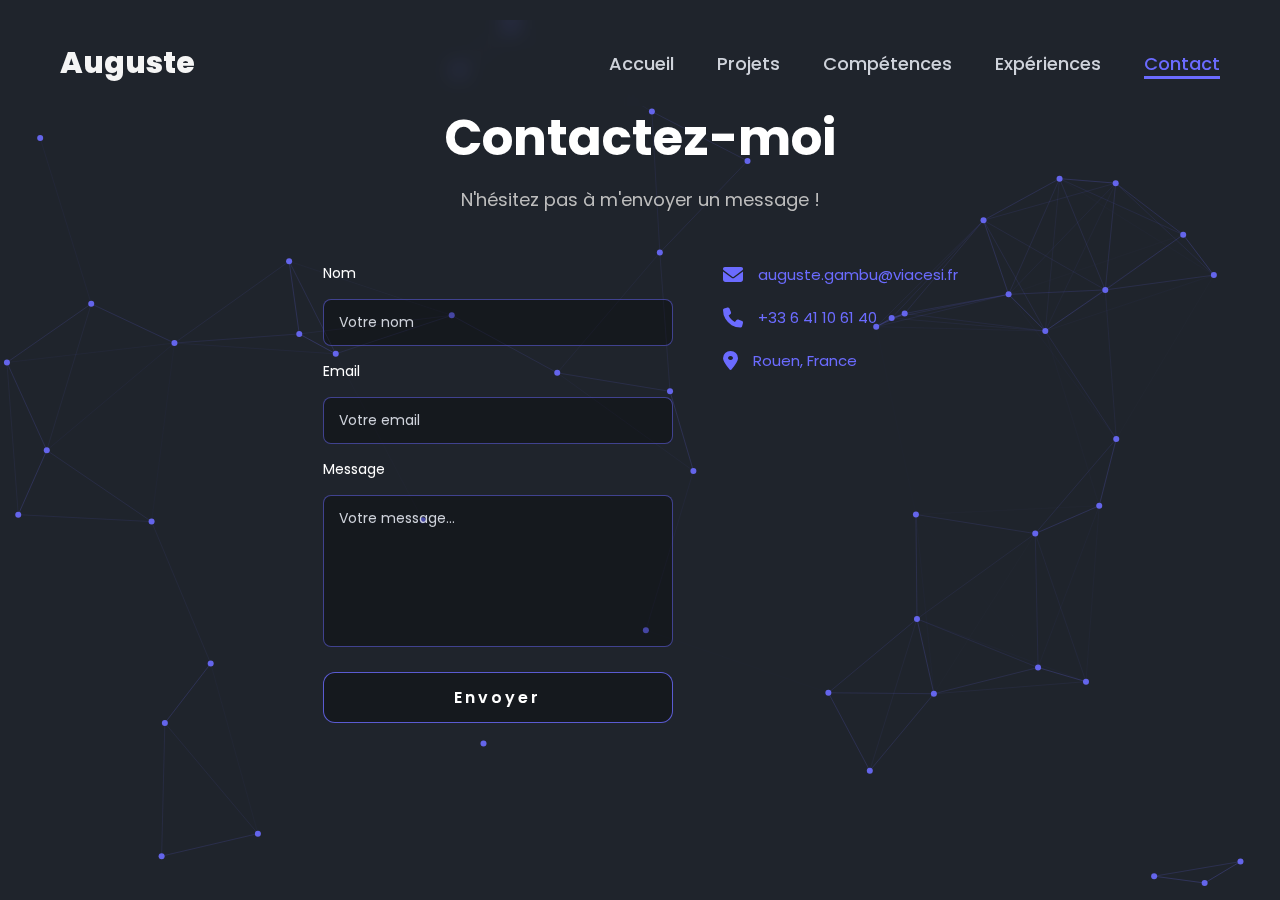
<file: pages/contact.html>
<!DOCTYPE html>
<html lang="fr">
	<head>
		<meta charset="UTF-8" />
		<meta name="viewport" content="width=device-width, initial-scale=1.0" />
		<title>Portfolio</title>
		<link rel="stylesheet" href="../style/style.css" />
		<link rel="preconnect" href="https://fonts.googleapis.com" />
		<link rel="preconnect" href="https://fonts.gstatic.com" crossorigin />
		<link
			rel="stylesheet"
			href="https://fonts.googleapis.com/css2?family=Poppins:wght@200;300;400;600;700&display=swap"
		/>
		<link
			rel="stylesheet"
			href="https://cdnjs.cloudflare.com/ajax/libs/font-awesome/6.4.0/css/all.min.css"
		/>
	</head>
	<body>
		<canvas id="network-bg"></canvas>

		<header>
			<a href="#" class="logo">Auguste</a>
			<nav>
				<a href="../index.html">Accueil</a>
				<a href="./projects.html">Projets</a>
				<a href="./skills.html">Compétences</a>
				<a href="./experience.html">Expériences</a>
				<a href="" class="active">Contact</a>
			</nav>
		</header>

		<section class="contact-section">
			<h1>Contactez-moi</h1>
			<p class="subtitle">N'hésitez pas à m'envoyer un message !</p>

			<div class="contact-container">
				<form class="contact-form" id="contactForm">
					<label for="name">Nom</label>
					<input
						type="text"
						id="name"
						name="name"
						placeholder="Votre nom"
						required
					/>

					<label for="email">Email</label>
					<input
						type="email"
						id="email"
						name="email"
						placeholder="Votre email"
						required
					/>

					<label for="message">Message</label>
					<textarea
						id="message"
						name="message"
						rows="6"
						placeholder="Votre message..."
						required
					></textarea>

					<button type="submit" class="btn">Envoyer</button>
				</form>

				<div class="contact-info">
					<div class="info-item">
						<i class="fas fa-envelope"></i>
						<span>auguste.gambu@viacesi.fr</span>
					</div>
					<div class="info-item">
						<i class="fas fa-phone"></i>
						<span>+33 6 41 10 61 40</span>
					</div>
					<div class="info-item">
						<i class="fas fa-map-marker-alt"></i>
						<span>Rouen, France</span>
					</div>
				</div>
			</div>
		</section>

		<script src="../javaScript/network.js"></script>
		<script src="../javaScript/contact.js"></script>
	</body>
</html>
</file>
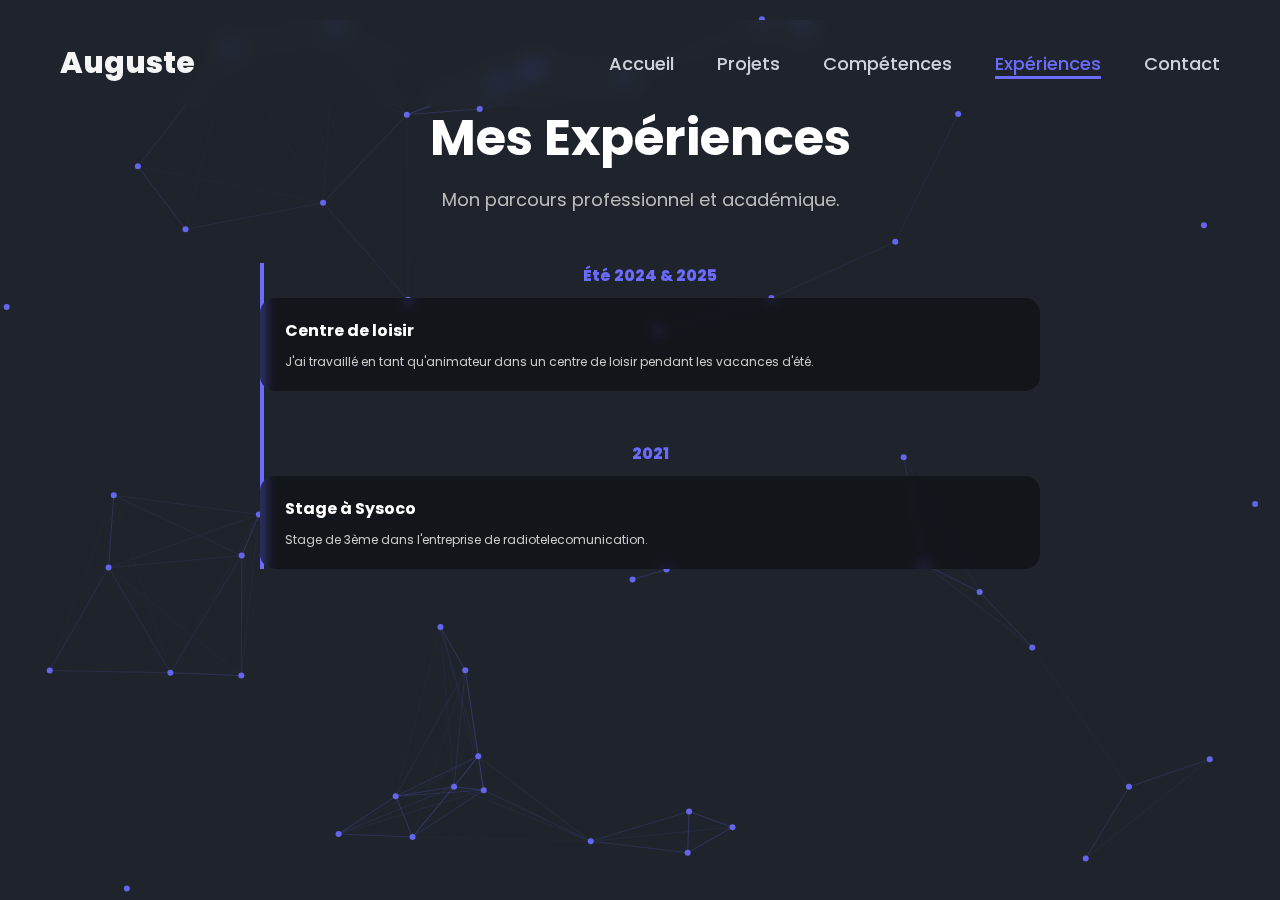
<file: pages/experience.html>
<!DOCTYPE html>
<html lang="fr">
	<head>
		<meta charset="UTF-8" />
		<meta name="viewport" content="width=device-width, initial-scale=1.0" />
		<title>Compétences - Portfolio</title>
		<link rel="stylesheet" href="../style/style.css" />
		<link rel="preconnect" href="https://fonts.googleapis.com" />
		<link rel="preconnect" href="https://fonts.gstatic.com" crossorigin />
		<link
			rel="stylesheet"
			href="https://fonts.googleapis.com/css2?family=Poppins:wght@200;300;400;600;700&display=swap"
		/>
	</head>
	<body>
		<canvas id="network-bg"></canvas>

		<header>
			<a href="#" class="logo">Auguste</a>
			<nav>
				<a href="../index.html">Accueil</a>
				<a href="./projects.html">Projets</a>
				<a href="./skills.html">Compétences</a>
				<a href="" class="active">Expériences</a>
				<a href="./contact.html">Contact</a>
			</nav>
		</header>

		<section class="experience-section">
			<h1>Mes Expériences</h1>
			<p class="subtitle">Mon parcours professionnel et académique.</p>

			<div class="timeline" id="timeline">
				<!-- Les événements GitHub / manuels seront injectés ici -->
				<div class="timeline-event">
					<div class="event-date">Été 2024 & 2025</div>
					<div class="event-content">
						<h2>Centre de loisir</h2>
						<p>
							J'ai travaillé en tant qu'animateur dans un centre
							de loisir pendant les vacances d'été.
						</p>
					</div>
				</div>

				<div class="timeline-event">
					<div class="event-date">2021</div>
					<div class="event-content">
						<h2>Stage à Sysoco</h2>
						<p>
							Stage de 3ème dans l'entreprise de
							radiotelecomunication.
						</p>
					</div>
				</div>
			</div>
		</section>

		<script src="../javaScript/network.js"></script>
		<script src="../javaScript/experience.js"></script>
	</body>
</html>
</file>
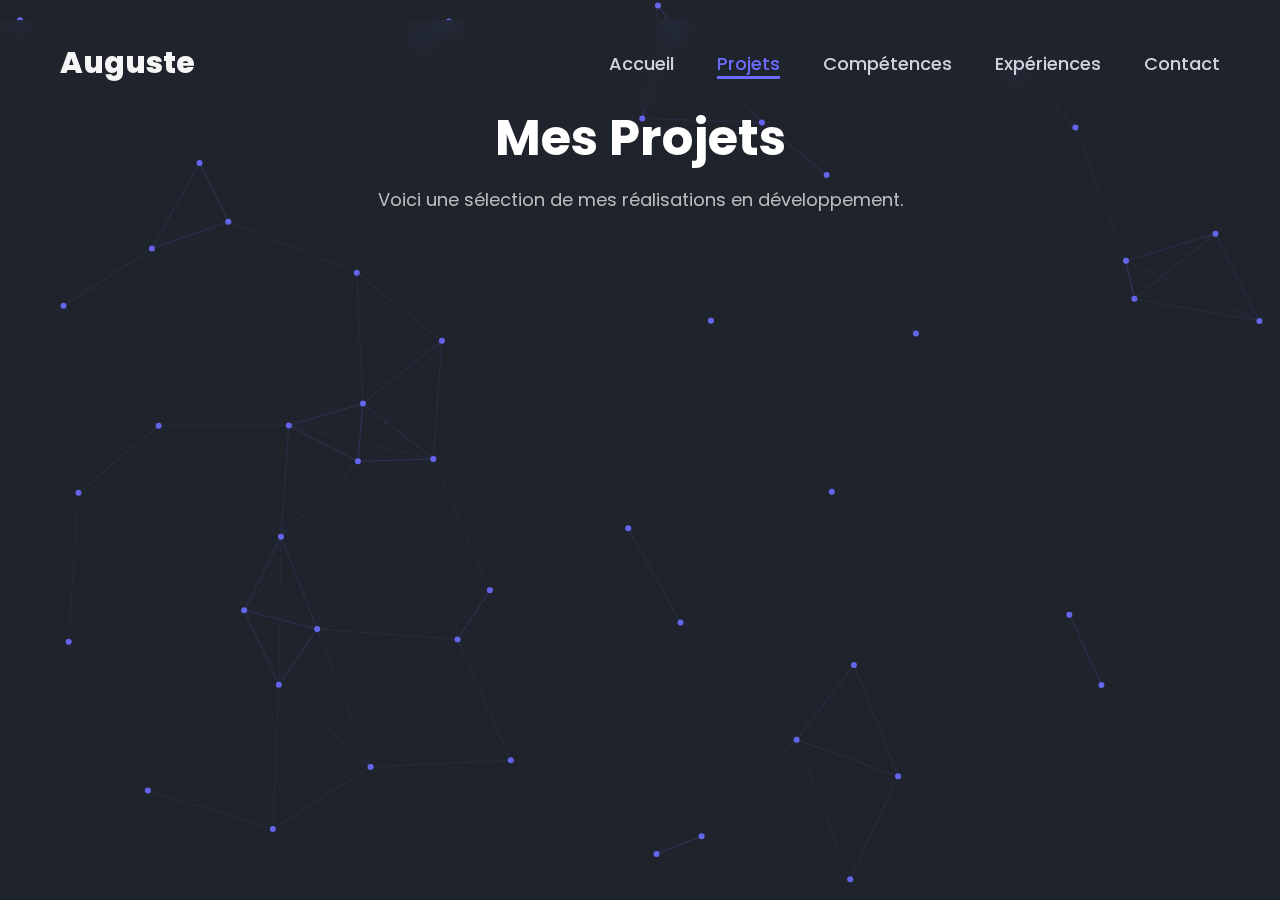
<file: pages/projects.html>
<!DOCTYPE html>
<html lang="fr">
	<head>
		<meta charset="UTF-8" />
		<meta name="viewport" content="width=device-width, initial-scale=1.0" />
		<title>Portfolio</title>
		<link rel="stylesheet" href="../style/style.css" />
		<link
			rel="stylesheet"
			href="https://cdnjs.cloudflare.com/ajax/libs/font-awesome/6.4.0/css/all.min.css"
		/>
		<link rel="preconnect" href="https://fonts.googleapis.com" />
		<link rel="preconnect" href="https://fonts.gstatic.com" crossorigin />
		<link
			rel="stylesheet"
			href="https://fonts.googleapis.com/css2?family=Poppins:wght@200;300;400;600;700&display=swap"
		/>
	</head>

	<body>
		<canvas id="network-bg"></canvas>

		<header>
			<a href="#" class="logo">Auguste</a>
			<nav>
				<a href="../index.html">Accueil</a>
				<a href="" class="active">Projets</a>
				<a href="./skills.html">Compétences</a>
				<a href="./experience.html">Expériences</a>
				<a href="./contact.html">Contact</a>
			</nav>
		</header>

		<section class="projects-section">
			<h1>Mes Projets</h1>
			<p class="subtitle">
				Voici une sélection de mes réalisations en développement.
			</p>

			<div class="projects-grid">
				<!--
				<div class="project-card">
					<h2>Projet IA – Reconnaissance d’Images</h2>
					<p>
						Un modèle CNN entraîné pour classifier différents objets
						avec TensorFlow.
					</p>
					<div class="tags">
						<span>Python</span>
						<span>TensorFlow</span>
						<span>Deep Learning</span>
					</div>
					<a class="btn" href="#" target="_blank">Voir plus</a>
				</div>
            --></div>
		</section>

		<script src="../javaScript/github-projects.js"></script>
		<script src="../javaScript/network.js"></script>
	</body>
</html>
</file>
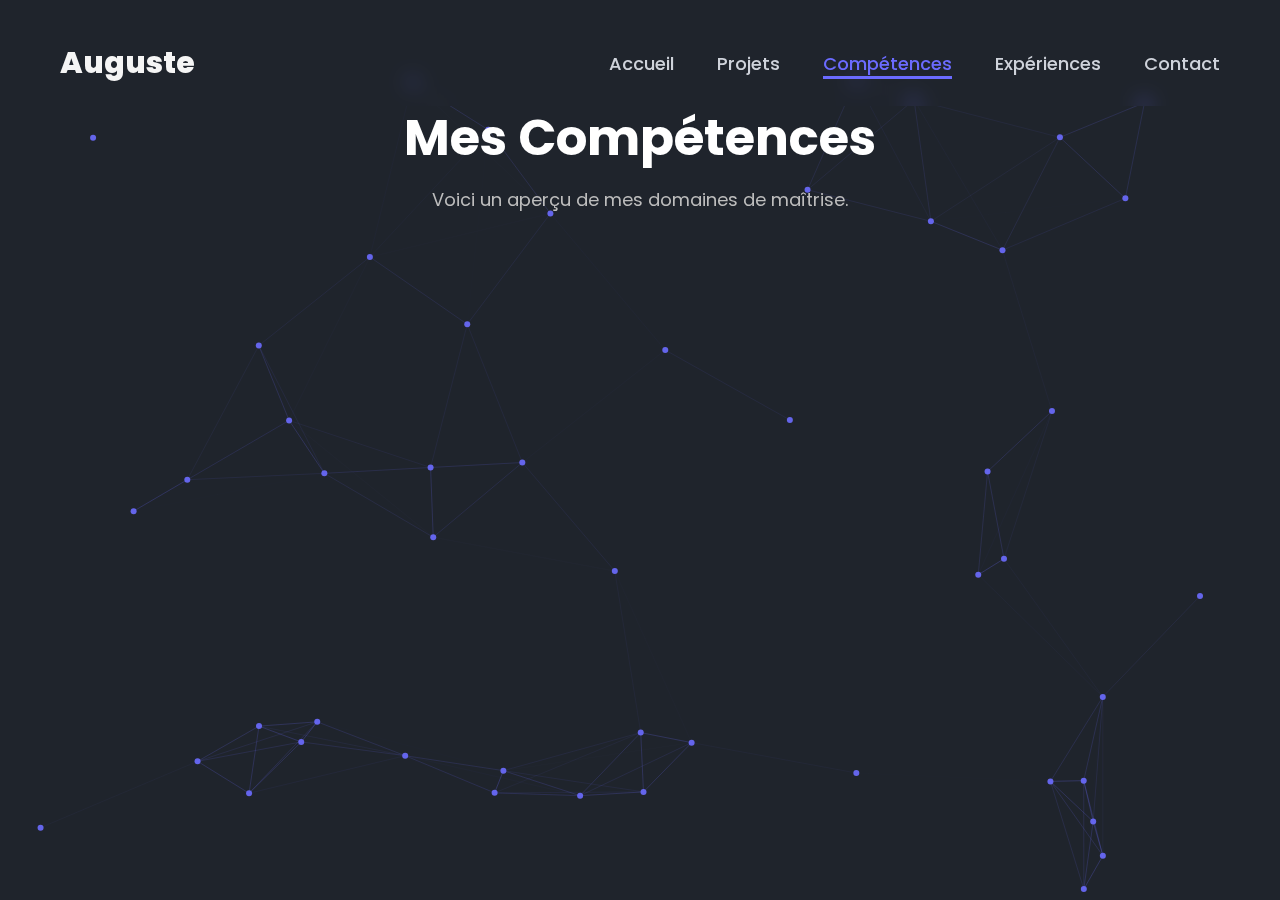
<file: pages/skills.html>
<!DOCTYPE html>
<html lang="fr">
	<head>
		<meta charset="UTF-8" />
		<meta name="viewport" content="width=device-width, initial-scale=1.0" />
		<title>Portfolio</title>
		<link rel="stylesheet" href="../style/style.css" />
		<link rel="preconnect" href="https://fonts.googleapis.com" />
		<link rel="preconnect" href="https://fonts.gstatic.com" crossorigin />
		<link
			rel="stylesheet"
			href="https://fonts.googleapis.com/css2?family=Poppins:wght@200;300;400;600;700&display=swap"
		/>
	</head>
	<body>
		<canvas id="network-bg"></canvas>

		<header>
			<a href="../index.html" class="logo">Auguste</a>
			<nav>
				<a href="../index.html">Accueil</a>
				<a href="./projects.html">Projets</a>
				<a href="" class="active">Compétences</a>
				<a href="./experience.html">Expériences</a>
				<a href="./contact.html">Contact</a>
			</nav>
		</header>

		<section class="skills-section">
			<h1>Mes Compétences</h1>
			<p class="subtitle">Voici un aperçu de mes domaines de maîtrise.</p>
		</section>

		<script src="../javaScript/network.js"></script>
		<script src="../javaScript/skills.js"></script>
	</body>
</html>
</file>
<file: style/style.css>
@import url("https://fonts.googleapis.com/css2?family=Poppins:wght@100;200;300;400;500;600&display=swap");

:root {
	--dark-blue: #2c3440;
	--darker: #1f242c;
	--white: #f5f5f5;
	--accent: #6b6bff;
	--text-light: #cfd3db;
}

* {
	margin: 0;
	padding: 0;
	box-sizing: border-box;
	text-decoration: none;
	border: none;
	outline: none;
	font-family: "Poppins", sans-serif;
}

html {
	font-size: 62.5%;
}

body {
	width: 100%;
	height: 100vh;
	overflow-x: hidden;
	background-color: transparent;
	color: var(--white);
}

header {
	margin-top: 20px;
	position: fixed;
	top: 0;
	left: 0;
	width: 100%;
	padding: 20px 60px;
	background-color: transparent;
	backdrop-filter: blur(10px);
	filter: drop-shadow(10px);
	display: flex;
	justify-content: space-between;
	align-items: center;
	z-index: 100;
}

.logo {
	font-size: 3rem;
	color: var(--white);
	font-weight: 800;
	cursor: pointer;
	transition: 0.5s ease;
}

.logo:hover {
	transform: scale(1.1);
}

nav a {
	font-size: 1.8rem;
	color: var(--text-light);
	margin-left: 4rem;
	font-weight: 500;
	transition: 0.3s ease;
	border-bottom: 3px solid transparent;
}

nav a:hover,
nav a.active {
	color: var(--accent);
	border-bottom: 3px solid var(--accent);
}

/* ===== MENU BURGER ===== */
.menu-btn {
	display: none; /* affiché seulement en mobile via media query */
	width: 36px;
	height: 28px;
	padding: 0;
	background: transparent;
	border: none;
	cursor: pointer;
	flex-direction: column;
	justify-content: space-between;
	z-index: 999; /* au-dessus du nav */
}

.menu-btn span {
	display: block;
	height: 4px;
	width: 100%;
	background: var(--accent);
	border-radius: 3px;
	transition: transform 0.28s ease, opacity 0.2s ease;
}

/* transformation en croix */
.menu-btn.active span:nth-child(1) {
	transform: translateY(12px) rotate(45deg);
}
.menu-btn.active span:nth-child(2) {
	opacity: 0;
}
.menu-btn.active span:nth-child(3) {
	transform: translateY(-12px) rotate(-45deg);
}

/* ===== NAV MOBILE ===== */
@media (max-width: 995px) {
	/* cacher le nav standard si tu as d'autres règles, on le remplace par nav mobile */
	nav {
		position: fixed;
		top: 0;
		right: -100%;
		width: 68%; /* ajustable (40%/60%/68%) */
		max-width: 360px;
		height: 100vh;
		padding-top: 120px; /* laisse de la place au header */
		padding-left: 28px;
		background: linear-gradient(
			180deg,
			rgba(31, 36, 44, 0.98),
			rgba(31, 36, 44, 0.95)
		);
		border-left: 3px solid var(--accent);
		box-shadow: -10px 0 30px rgba(0, 0, 0, 0.45);
		transition: right 0.35s cubic-bezier(0.2, 0.8, 0.2, 1);
		display: flex;
		flex-direction: column;
		gap: 22px;
		z-index: 998;
	}

	nav a {
		font-size: 2.1rem;
		color: var(--text-light);
		margin: 0;
	}

	/* état ouvert */
	nav.active {
		right: 0;
	}

	/* afficher le menu-btn sur mobile */
	.menu-btn {
		display: flex;
	}

	/* rendre le header plus compact (optionnel) */
	header {
		padding: 14px 20px;
	}
}

/* verrouillage du scroll quand menu ouvert */
body.nav-open {
	overflow: hidden;
}

section {
	min-height: 100vh;
	padding: 5rem 9% 5rem;
	background-color: transparent;
}

.home {
	display: flex;
	justify-content: center;
	align-items: center;
	gap: 8rem;
	background-color: transparent;
}

.home .home-content h1 {
	font-size: 6rem;
	font-weight: 700;
	line-height: 1.3;
}

span {
	color: var(--accent);
}

.home-content h3 {
	font-size: 4rem;
	margin-bottom: 1rem;
	font-weight: 700;
}

.home-content p {
	font-size: 1.6rem;
}

.home-img {
	width: 32vw;
	border-radius: 50%;
	border-radius: 50%;
}

.home-img img {
	position: relative;
	box-shadow: 0 0 25px solid var(--accent);
	cursor: pointer;
	transition: 0.2s linear;
}

.home-img img:hover {
	font-size: 1.8rem;
	font-weight: 500;
}

.social-icons a {
	display: inline-flex;
	justify-content: center;
	align-items: center;
	width: 4rem;
	height: 4rem;
	background-color: transparent;
	border: 0.2rem solid var(--accent);
	font-size: 2rem;
	border-radius: 50%;
	margin: 3rem 1.5rem 3rem 0;
	transition: 0.3s ease;
	color: var(--accent);
}

.social-icons a:hover {
	color: var(--darker);
	transform: scale(1.3) translateY(-5px);
	background-color: var(--accent);
	box-shadow: 0 0 25px var(--accent);
}

.btn {
	display: inline-block;
	padding: 1rem 2.8rem;
	background-color: var(--darker);
	border-radius: 4rem;
	font-size: 1.6rem;
	color: var(--accent);
	letter-spacing: 0.3rem;
	font-weight: 600;
	border: 2px solid var(--accent);
	transition: 0.3s ease;
	cursor: pointer;
}

.btn:hover {
	transform: scale3d(1.03);
	background-color: var(--accent);
	color: var(--darker);
	box-shadow: 0 0 25px var(--accent);
}

.typing-text {
	font-size: 34px;
	font-weight: 600;
	min-width: 280px;
}

.typing-text span {
	position: relative;
}

.typing-text span::before {
	content: "software Developer";
	color: var(--accent);
	animation: words 20s infinite;
}

.typing-text span::after {
	content: "";
	background-color: var(--darker);
	position: absolute;
	width: calc(100% + 8px);
	height: 100%;
	border-left: 3px solid var(--darker);
	right: -8;
	animation: cursor 0.6s infinite;
}

@keyframes cursor {
	to {
		border-left: 3px solid var(--accent);
	}
}

@keyframes words {
	0%,
	20% {
		content: "";
	}
	21%,
	40% {
		content: "";
	}
	41%,
	60% {
		content: "";
	}
	61%,
	80% {
		content: "";
	}
	81%,
	100% {
		content: "";
	}
}

@media (max-width: 1000px) {
	.home {
		gap: 4rem;
	}
}

@media (max-width: 995px) {
	.home {
		flex-direction: column;
		margin: 5rem 4rem;
	}

	.home .home-content h3 {
		font-size: 2.5rem;
	}

	.home-content h1 {
		font-size: 5rem;
	}

	.home-img img {
		width: 70vw;
		margin-top: 4rem;
	}
}

#network-bg {
	position: fixed;
	top: 0;
	left: 0;
	width: 100%;
	height: 100%;
	z-index: -10;
	background: var(--darker);
}

/* ===== PAGE PROJETS ===== */

.projects-section {
	padding: 100px 8%;
	color: white;
	text-align: center;
}

.projects-section h1 {
	font-size: 5rem;
	margin-bottom: 10px;
}

.subtitle {
	color: #bdbdbd;
	margin-bottom: 40px;
	font-size: 1.8rem;
}

/* Grille des projets */
.projects-grid {
	padding-left: 10%;
	padding-right: 10%;
	margin-top: 40px;
	display: flex;
	flex-wrap: wrap;
	gap: 30px;
	justify-content: center;
}

/* Carte projet */
.project-card {
	width: 280px;
	background: rgba(0, 0, 0, 0.4);
	border: 1px solid rgba(120, 120, 255, 0.3);
	padding: 25px;
	border-radius: 15px;
	transition: 0.3s ease;
	backdrop-filter: blur(6px);
}

.project-card:hover {
	transform: translateY(-6px);
	border-color: rgba(120, 120, 255, 0.9);
	box-shadow: 0 0 20px rgba(120, 120, 255, 0.5);
}

.project-card h2 {
	margin-bottom: 12px;
	font-size: 2rem;
	color: #cfcfff;
}

.project-card p {
	font-size: 1.5rem;
	height: auto;
	color: #cecece;
	height: 12rem;
	overflow: hidden;
}

/* Tags */
.tags {
	margin: 15px 0;
}

.tags span {
	display: inline-block;
	background: rgba(120, 120, 255, 0.2);
	border: 1px solid rgba(120, 120, 255, 0.4);
	padding: 5px 10px;
	border-radius: 10px;
	font-size: 1.2rem;
	margin: 4px;
}

/* Bouton */
.btn {
	display: inline-block;
	margin-top: 10px;
	padding: 10px 18px;
	border-radius: 12px;
	border: 1px solid rgba(120, 120, 255, 0.8);
	color: white;
	transition: 0.3s;
}

.btn:hover {
	background: rgba(120, 120, 255, 0.2);
	box-shadow: 0 0 15px rgba(120, 120, 255, 0.6);
}

/* ===== PAGE COMPÉTENCES ===== */
.skills-section {
	padding: 100px 8%;
	text-align: center;
	color: white;
}

.skills-section h1 {
	font-size: 5rem;
	margin-bottom: 10px;
}

.skills-section .subtitle {
	color: #bdbdbd;
	margin-bottom: 50px;
}

/* Grille des compétences */
.skills-grid {
	display: grid;
	grid-template-columns: repeat(auto-fill, minmax(250px, 1fr));
	gap: 30px;
	justify-content: center; /* centre la grille */
}

/* Carte compétence */
.skill-card {
	background: rgba(0, 0, 0, 0.4);
	padding: 25px;
	border-radius: 15px;
	backdrop-filter: blur(6px);
	transition: transform 0.3s ease, box-shadow 0.3s ease;
}

.skill-card:hover {
	transform: translateY(-6px);
	box-shadow: 0 0 20px rgba(107, 107, 255, 0.5);
}

/* Barre de progression */
.skill-bar {
	width: 100%;
	height: 12px;
	background: rgba(255, 255, 255, 0.1);
	border-radius: 8px;
	margin-top: 10px;
}

.skill-progress {
	height: 100%;
	background: var(--accent);
	border-radius: 8px;
	transition: width 1s ease;
}

.skills-grid {
	display: grid;
	grid-template-columns: repeat(auto-fit, minmax(200px, 1fr));
	gap: 30px;
	justify-items: center;
	padding: 0 5%;
}

.skill-card {
	background: rgba(0, 0, 0, 0.4);
	border-radius: 15px;
	padding: 20px;
	text-align: center;
	transition: transform 0.3s ease, box-shadow 0.3s ease;
	width: 100%;
	max-width: 250px;
	backdrop-filter: blur(6px);
}

.skill-card:hover {
	transform: translateY(-10px);
	box-shadow: 0 0 25px rgba(107, 107, 255, 0.6);
}

.skill-icon img {
	width: 50px;
	height: 50px;
	margin-bottom: 10px;
}

.skill-bar {
	background: rgba(255, 255, 255, 0.1);
	border-radius: 10px;
	height: 10px;
	margin-top: 10px;
	overflow: hidden;
}

.skill-progress {
	height: 100%;
	width: 0;
	background: var(--accent);
	border-radius: 10px;
	transition: width 1.5s ease-in-out;
}

/* ===== PAGE EXPÉRIENCES ===== */
.experience-section {
	padding: 100px 8%;
	text-align: center;
	color: white;
}

.experience-section h1 {
	font-size: 5rem;
	margin-bottom: 10px;
}

.experience-section .subtitle {
	color: #bdbdbd;
	margin-bottom: 50px;
}

/* Timeline */
.timeline {
	position: relative;
	margin: 50px auto;
	padding-left: 20px;
	max-width: 800px;
}

.timeline::before {
	content: "";
	position: absolute;
	left: 20px;
	top: 0;
	width: 4px;
	height: 100%;
	background: var(--accent);
}

/* Timeline Event */
.timeline-event {
	position: relative;
	margin-bottom: 50px;
	opacity: 0;
	transform: translateX(-50px);
	transition: all 0.8s ease;
}

.timeline-event.active {
	opacity: 1;
	transform: translateX(0);
}

.event-date {
	font-size: 1.6rem;
	font-weight: 800;
	color: var(--accent);
	margin-bottom: 10px;
}

.event-content {
	background: rgba(0, 0, 0, 0.4);
	padding: 20px 25px;
	border-radius: 15px;
	backdrop-filter: blur(6px);
	text-align: left;
}

.event-content h2 {
	margin-bottom: 10px;
	font-size: 1.6rem;
}

.event-content p {
	font-size: 1.2rem;
	color: #cecece;
}

.timeline-event a.btn {
	display: inline-block;
	margin-top: 10px;
	padding: 8px 16px;
	border-radius: 12px;
	border: 1px solid var(--accent);
	color: var(--accent);
	transition: 0.3s;
	text-decoration: none;
}

.timeline-event a.btn:hover {
	background: rgba(107, 107, 255, 0.3);
	box-shadow: 0 0 15px rgba(107, 107, 255, 0.6);
}

/* ======= Page contact ======== */

.contact-section {
	padding: 100px 8%;
	color: white;
	text-align: center;
}

.contact-section h1 {
	font-size: 5rem;
	margin-bottom: 10px;
}

.contact-section .subtitle {
	color: #bdbdbd;
	margin-bottom: 50px;
}

/* Conteneur flex pour form + info */
.contact-container {
	display: flex;
	justify-content: center;
	align-items: flex-start;
	gap: 50px;
	flex-wrap: wrap;
}

/* Formulaire */
.contact-form {
	display: flex;
	flex-direction: column;
	width: 350px;
	gap: 15px;
}

.contact-form label {
	text-align: left;
	font-size: 1.4rem;
}

.contact-form input,
.contact-form textarea {
	padding: 12px 15px;
	border-radius: 8px;
	border: 1px solid rgba(107, 107, 255, 0.5);
	background: rgba(0, 0, 0, 0.3);
	color: white;
	font-size: 1.4rem;
	resize: none;
}

.contact-form input::placeholder,
.contact-form textarea::placeholder {
	color: #cfd3db;
}

.contact-form button {
	margin-top: 10px;
	padding: 12px 20px;
	border-radius: 12px;
	border: 1px solid rgba(107, 107, 255, 0.8);
	background: rgba(0, 0, 0, 0.3);
	color: white;
	font-size: 1.6rem;
	cursor: pointer;
	transition: 0.3s;
}

.contact-form button:hover {
	background: rgba(107, 107, 255, 0.8);
	color: #1f242c;
	box-shadow: 0 0 15px rgba(107, 107, 255, 0.6);
}

/* Info de contact */
.contact-info {
	display: flex;
	flex-direction: column;
	gap: 20px;
	color: #cfd3db;
	font-size: 1.5rem;
}

.info-item {
	display: flex;
	align-items: center;
	gap: 15px;
}

.info-item i {
	color: var(--accent);
	font-size: 2rem;
}

/* -------- ERROR Msg --------- */

.error-msg {
	color: var(--accent);
}

.error-msg h2 {
	font-size: 2.5rem;
	color: var(--accent);
}

.error-msg p {
	font-size: 1.2rem;
	color: var(--accent);
}
</file>
